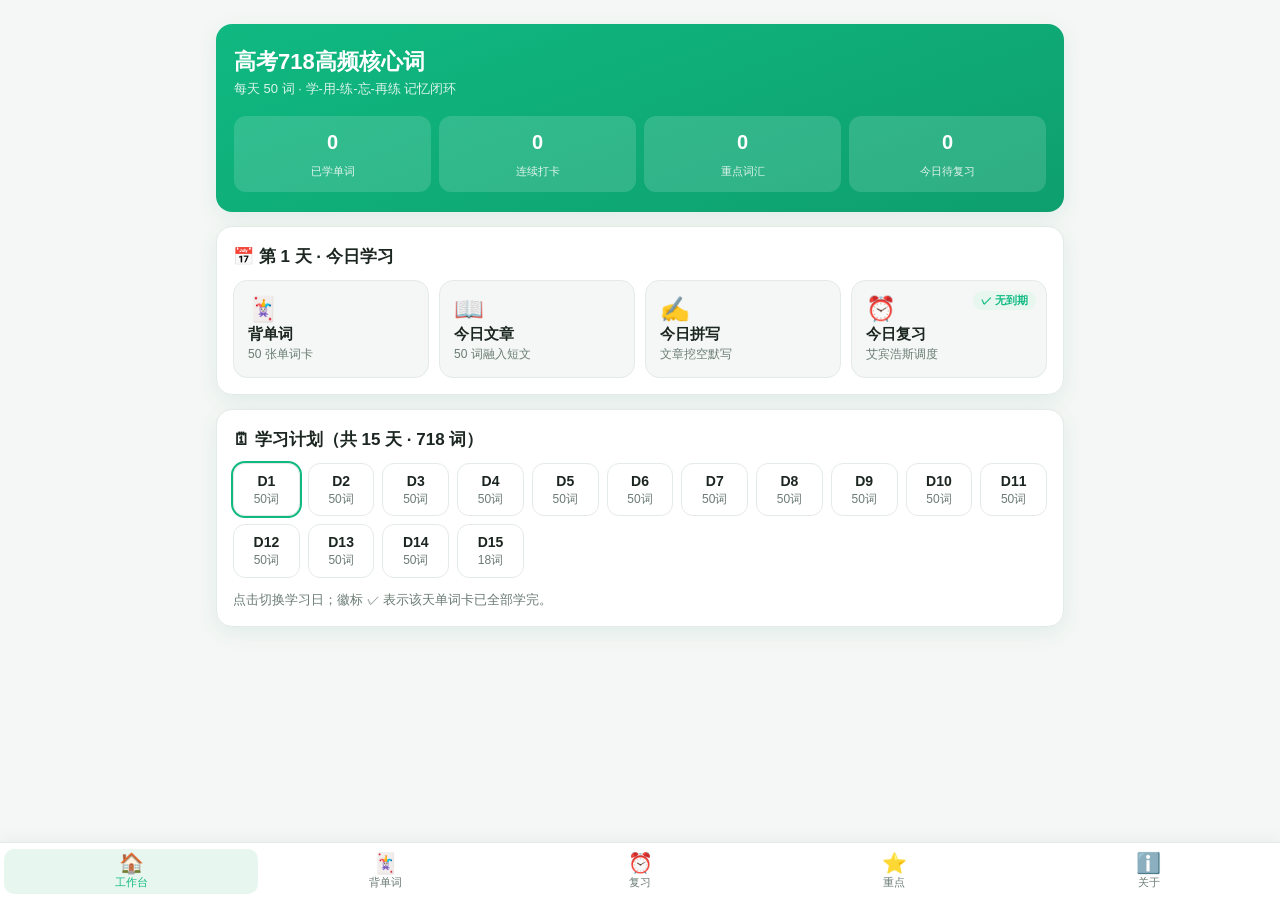
<file: index.html>
<!DOCTYPE html>
<html lang="zh-CN">
<head>
<meta charset="UTF-8">
<meta name="viewport" content="width=device-width, initial-scale=1.0, maximum-scale=1.0, user-scalable=no">
<title>高考718高频词 · 背单词工作台</title>
<link rel="stylesheet" href="style.css">
</head>
<body>
<div id="app">
  <main id="page"></main>
  <nav class="tabbar">
    <button class="tab" data-tab="home"><span class="tab-ico">🏠</span><span>工作台</span></button>
    <button class="tab" data-tab="flash"><span class="tab-ico">🃏</span><span>背单词</span></button>
    <button class="tab" data-tab="review"><span class="tab-ico">⏰</span><span>复习</span></button>
    <button class="tab" data-tab="key"><span class="tab-ico">⭐</span><span>重点</span></button>
    <button class="tab" data-tab="about"><span class="tab-ico">ℹ️</span><span>关于</span></button>
  </nav>
</div>
<div id="sheet-mask" class="sheet-mask hidden"></div>
<div id="sheet" class="sheet hidden"></div>
<div id="toast" class="toast hidden"></div>
<script src="words-data.js"></script>
<script src="articles-data.js"></script>
<script src="app.js"></script>
</body>
</html>
</file>
<file: style.css>
/* ============================================================
 * 马上背 · 高考718高频词  —— 移动端优先 / 响应式样式
 * 同时适配桌面（Tauri / 浏览器）与手机（HBuilderX / Capacitor WebView）
 * ============================================================ */
:root {
  --green: #10b981;
  --primary: #10b981;
  --primary-dark: #0e9f6e;
  --primary-soft: #e7f7f0;
  --bg: #f4f7f5;
  --card: #ffffff;
  --text: #1c2620;
  --text-2: #6b7c74;
  --border: #e4ebe7;
  --red: #ef4444;
  --amber: #b45309;
  --shadow: 0 6px 22px rgba(16, 120, 90, 0.08);
  --radius: 16px;
}

* { box-sizing: border-box; -webkit-tap-highlight-color: transparent; }
html, body { margin: 0; padding: 0; }
body {
  font-family: -apple-system, BlinkMacSystemFont, "PingFang SC", "Microsoft YaHei",
    "Segoe UI", Roboto, Helvetica, Arial, sans-serif;
  color: var(--text);
  background: var(--bg);
  font-size: 15px;
  line-height: 1.6;
  -webkit-font-smoothing: antialiased;
}
.hidden { display: none !important; }
button { font-family: inherit; cursor: pointer; }

/* ---------------- 整体布局 ---------------- */
#app {
  display: flex;
  flex-direction: column;
  height: 100vh;
  height: 100dvh;
  overflow: hidden;
}
#page {
  flex: 1 1 auto;
  overflow-y: auto;
  -webkit-overflow-scrolling: touch;
  padding: 16px 16px calc(16px + env(safe-area-inset-bottom));
  width: 100%;
  max-width: 880px;
  margin: 0 auto;
}

/* ---------------- 底部 Tab ---------------- */
.tabbar {
  flex: 0 0 auto;
  display: flex;
  background: var(--card);
  border-top: 1px solid var(--border);
  padding: 6px 4px calc(6px + env(safe-area-inset-bottom));
  box-shadow: 0 -4px 16px rgba(0, 0, 0, 0.04);
}
.tab {
  flex: 1 1 0;
  border: none;
  background: transparent;
  display: flex;
  flex-direction: column;
  align-items: center;
  gap: 2px;
  padding: 4px 2px;
  font-size: 11px;
  color: var(--text-2);
  border-radius: 10px;
  transition: color .15s, background .15s;
}
.tab .tab-ico { font-size: 20px; line-height: 1; }
.tab.active { color: var(--primary); background: var(--primary-soft); }

/* ---------------- 文字排版 ---------------- */
.h1 { font-size: 22px; font-weight: 800; color: var(--text); }
.h2 { font-size: 17px; font-weight: 700; margin: 0 0 10px; display: flex; align-items: center; gap: 6px; }
.sub { color: var(--text-2); font-size: 13px; }
.gray { color: var(--text-2); }
.center { text-align: center; }
.grow { flex: 1 1 auto; }
.row { display: flex; align-items: center; gap: 10px; flex-wrap: wrap; }
.mt8 { margin-top: 8px; } .mt12 { margin-top: 12px; } .mt16 { margin-top: 16px; }
.lab { font-size: 11px; letter-spacing: .08em; color: var(--text-2); text-transform: uppercase; margin-bottom: 4px; }
.big { font-size: 18px; font-weight: 700; }
.tag { display: inline-block; padding: 1px 8px; border-radius: 999px; font-size: 12px; background: var(--primary-soft); color: var(--primary-dark); }
.tag.gray { background: #eef1ef; color: var(--text-2); }

/* ---------------- 卡片 / 模块 ---------------- */
.card {
  background: var(--card);
  border: 1px solid var(--border);
  border-radius: var(--radius);
  padding: 16px;
  margin-bottom: 14px;
  box-shadow: var(--shadow);
}
.hero {
  background: linear-gradient(160deg, var(--primary) 0%, var(--primary-dark) 100%);
  color: #fff;
  border-radius: var(--radius);
  padding: 20px 18px;
  margin-bottom: 14px;
  box-shadow: var(--shadow);
}
.hero .h1 { color: #fff; font-size: 22px; }
.hero .sub { color: rgba(255, 255, 255, 0.85); }
.hero-stats { display: grid; grid-template-columns: repeat(4, 1fr); gap: 8px; margin-top: 16px; }
.hstat { background: rgba(255, 255, 255, 0.14); border-radius: 12px; padding: 10px 6px; text-align: center; }
.hstat b { display: block; font-size: 20px; font-weight: 800; }
.hstat span { font-size: 11px; color: rgba(255, 255, 255, 0.85); }

.mods { display: grid; grid-template-columns: 1fr 1fr; gap: 10px; }
.mod {
  position: relative;
  display: flex; flex-direction: column; align-items: flex-start; gap: 2px;
  background: var(--bg); border: 1px solid var(--border); border-radius: 14px;
  padding: 14px; text-align: left; color: var(--text);
}
.mod .ico { font-size: 24px; }
.mod b { font-size: 15px; }
.mod span:last-child { font-size: 12px; color: var(--text-2); }
.mod .done-mark {
  position: absolute; top: 10px; right: 10px;
  font-size: 11px; font-weight: 700; color: var(--primary);
  background: var(--primary-soft); padding: 2px 8px; border-radius: 999px;
}
.mod:active { transform: scale(.98); }

.day-grid { display: grid; grid-template-columns: repeat(auto-fill, minmax(64px, 1fr)); gap: 8px; }
.day-cell {
  border: 1px solid var(--border); background: var(--card); border-radius: 12px;
  padding: 8px 4px; font-size: 12px; color: var(--text-2); text-align: center; line-height: 1.35;
}
.day-cell b { display: block; font-size: 14px; color: var(--text); }
.day-cell.done { background: var(--primary-soft); border-color: var(--primary); color: var(--primary-dark); }
.day-cell.done b { color: var(--primary-dark); }
.day-cell.current { outline: 2px solid var(--primary); }

/* ---------------- 按钮 ---------------- */
.btn {
  border: 1px solid transparent; border-radius: 12px; padding: 12px 16px;
  font-size: 15px; font-weight: 700; color: #fff; background: var(--text-2);
  transition: transform .1s, opacity .15s; text-align: center;
}
.btn:active { transform: scale(.97); }
.btn:disabled { opacity: .5; cursor: default; }
.btn-primary { background: var(--primary); }
.btn-outline { background: #fff; color: var(--primary-dark); border-color: var(--primary); }
.btn-ghost { background: var(--bg); color: var(--text-2); border-color: var(--border); }
.btn-danger { background: #fff; color: var(--red); border-color: #f3c2c2; }
.btn-sm { padding: 7px 12px; font-size: 13px; border-radius: 10px; }
.btn-block { width: 100%; display: block; }

/* ---------------- 闪卡 ---------------- */
.flash-progress { height: 8px; background: var(--border); border-radius: 999px; overflow: hidden; margin: 8px 0 14px; }
.flash-progress i { display: block; height: 100%; background: var(--primary); border-radius: 999px; transition: width .3s; }
.flashcard { perspective: 1200px; margin: 6px auto 16px; max-width: 560px; }
.fc-inner {
  position: relative; width: 100%; min-height: 360px;
  transition: transform .5s; transform-style: preserve-3d;
}
.flashcard.flipped .fc-inner { transform: rotateY(180deg); }
.fc-face {
  position: absolute; inset: 0; backface-visibility: hidden; -webkit-backface-visibility: hidden;
  background: var(--card); border: 1px solid var(--border); border-radius: var(--radius);
  box-shadow: var(--shadow); padding: 22px; display: flex; flex-direction: column;
}
.fc-front { align-items: center; justify-content: center; text-align: center; }
.fc-back { transform: rotateY(180deg); overflow-y: auto; }
.fc-word { font-size: 34px; font-weight: 800; letter-spacing: .5px; }
.fc-phon { color: var(--text-2); margin-top: 6px; font-size: 15px; }
.fc-hint { margin-top: 18px; color: var(--text-2); font-size: 13px; }
.fc-meaning { font-size: 16px; font-weight: 600; margin: 6px 0 14px; }
.fc-sec { margin-bottom: 14px; }
.fc-sec .en { font-size: 15px; }
.fc-sec .cn { font-size: 13px; color: var(--text-2); margin-top: 2px; }
.fc-tip { margin-top: 6px; background: var(--primary-soft); color: var(--primary-dark); padding: 10px 12px; border-radius: 10px; font-size: 13px; }
.speak-btn {
  border: 1px solid var(--primary); background: var(--primary-soft); color: var(--primary-dark);
  border-radius: 999px; width: 44px; height: 44px; font-size: 20px; line-height: 1;
  display: inline-flex; align-items: center; justify-content: center; flex: 0 0 auto;
}
.fc-front .speak-btn { margin-top: 14px; }

/* ---------------- 文章 ---------------- */
.article-body { font-size: 16px; line-height: 1.95; }
.article-body p { margin: 0 0 14px; }
.tw {
  background: linear-gradient(transparent 62%, var(--primary-soft) 62%);
  border-radius: 3px; padding: 0 1px; cursor: pointer; font-weight: 600; color: var(--primary-dark);
}
.tw:active { background: var(--primary); color: #fff; }
.article-cn { font-size: 14px; line-height: 1.85; color: var(--text-2); background: var(--bg); padding: 12px 14px; border-radius: 12px; }
.article-cn p { margin: 0 0 10px; }
.toggle-cn { margin-top: 10px; }

/* ---------------- 拼写 ---------------- */
.sp-body { font-size: 16px; line-height: 2; }
.sp-body .blank {
  display: inline-block; min-width: 70px; border-bottom: 2px solid var(--primary);
  text-align: center; border-radius: 4px; padding: 0 6px; margin: 0 2px; font-weight: 600;
}
.sp-body .blank.filled { color: var(--primary-dark); }
.sp-input { width: 100%; padding: 12px 14px; font-size: 16px; border: 1px solid var(--border); border-radius: 12px; margin-top: 10px; }
.sp-input:focus { outline: 2px solid var(--primary); border-color: var(--primary); }
.sp-input.ok { border-color: var(--primary); background: var(--primary-soft); color: var(--primary-dark); }
.sp-input.bad { border-color: var(--red); background: #fdecec; color: var(--red); }
.sp-hintbtn { background: none; border: none; color: var(--primary); font-weight: 700; font-size: 14px; padding: 6px 0; }
.sp-stats { display: flex; gap: 8px; margin-top: 12px; }
.sp-stat { flex: 1; text-align: center; background: var(--bg); border-radius: 12px; padding: 10px 4px; }
.sp-stat b { display: block; font-size: 18px; }
.sp-stat.ok b { color: var(--primary); } .sp-stat.bad b { color: var(--red); }
.sp-answer { display: inline-block; margin-top: 8px; padding: 3px 10px; font-size: 13px; border-radius: 8px; background: var(--primary-soft); color: var(--primary-dark); font-weight: 700; }
.sp-notes { width: 100%; min-height: 70px; border: 1px solid var(--border); border-radius: 12px; padding: 10px; font-family: inherit; font-size: 14px; margin-top: 8px; }

/* ---------------- 复习 / 重点 ---------------- */
.due-badge { display: inline-block; background: #fdecec; color: var(--red); font-size: 12px; padding: 2px 8px; border-radius: 999px; font-weight: 700; }
.stage-dots { display: flex; gap: 4px; align-items: center; }
.stage-dots i { width: 9px; height: 9px; border-radius: 50%; background: var(--border); }
.stage-dots i.on { background: var(--primary); }
.kw-item { display: flex; align-items: center; gap: 10px; padding: 12px; background: var(--card); border: 1px solid var(--border); border-radius: 12px; margin-bottom: 8px; }
.kw-main { flex: 1; }
.kw-word { font-size: 16px; font-weight: 700; }
.kw-meaning { font-size: 13px; color: var(--text-2); }
.kw-meta { display: flex; gap: 6px; align-items: center; font-size: 11px; color: var(--text-2); margin-top: 2px; }
.kw-del { background: none; border: none; color: var(--red); font-size: 18px; padding: 6px; }

/* ---------------- 多选题测验 ---------------- */
.quiz-q { font-size: 18px; font-weight: 700; margin-bottom: 14px; }
.opts { display: flex; flex-direction: column; gap: 10px; }
.opt {
  border: 1px solid var(--border); background: var(--card); border-radius: 12px;
  padding: 14px; font-size: 15px; text-align: left; color: var(--text);
}
/* 多选：选中态（提交前） */
.opt.sel {
  border-color: var(--primary);
  background: var(--primary-soft);
  color: var(--primary-dark);
  font-weight: 600;
}
.opt.sel::before { content: "✓ "; font-weight: 800; }
/* 提交后：正确项高亮（JS 用 .right，原 .correct 类名不匹配，统一为 right） */
.opt.right { border-color: var(--primary); background: var(--primary-soft); color: var(--primary-dark); }
.opt.wrong { border-color: var(--red); background: #fdecec; color: var(--red); }
.opt:active { transform: scale(.99); }
.quiz-fb { margin: 10px 0; padding: 12px; border-radius: 12px; font-size: 14px; }
.quiz-fb.good { background: var(--primary-soft); color: var(--primary-dark); }
.quiz-fb.bad { background: #fdecec; color: var(--red); }

/* ---------------- 空状态 / 关于 ---------------- */
.empty { text-align: center; color: var(--text-2); padding: 40px 16px; }
.about-li { display: flex; gap: 10px; padding: 8px 0; border-bottom: 1px solid var(--border); font-size: 14px; }
.about-li:last-child { border-bottom: none; }
.about-li b { color: var(--primary-dark); }

/* ---------------- 弹层 / Toast ---------------- */
.sheet-mask { position: fixed; inset: 0; background: rgba(0,0,0,.4); z-index: 40; }
.sheet {
  position: fixed; left: 0; right: 0; bottom: 0; z-index: 50;
  background: var(--card); border-radius: 20px 20px 0 0; padding: 20px 18px calc(20px + env(safe-area-inset-bottom));
  max-width: 640px; margin: 0 auto; box-shadow: 0 -8px 30px rgba(0,0,0,.15);
  max-height: 80vh; overflow-y: auto;
}
.sheet .h2 { margin-top: 0; }
.toast {
  position: fixed; left: 50%; top: 50%; transform: translate(-50%, -50%);
  background: rgba(28, 38, 32, 0.92); color: #fff; padding: 12px 18px; border-radius: 12px;
  font-size: 14px; z-index: 90; max-width: 80%; text-align: center;
}

/* ---------------- 不支持语音朗读时隐藏发音按钮 ---------------- */
body.no-tts .speak-btn { display: none; }

/* 桌面端微调（窗口较宽时） */
@media (min-width: 768px) {
  #page { padding: 24px 16px calc(24px + env(safe-area-inset-bottom)); }
  .h1 { font-size: 26px; }
  .fc-word { font-size: 40px; }
  .mods { grid-template-columns: repeat(4, 1fr); }
  .hero-stats { grid-template-columns: repeat(4, 1fr); }
  .flashcard { margin-top: 14px; }
  .fc-inner { min-height: 420px; }
}
</file>
